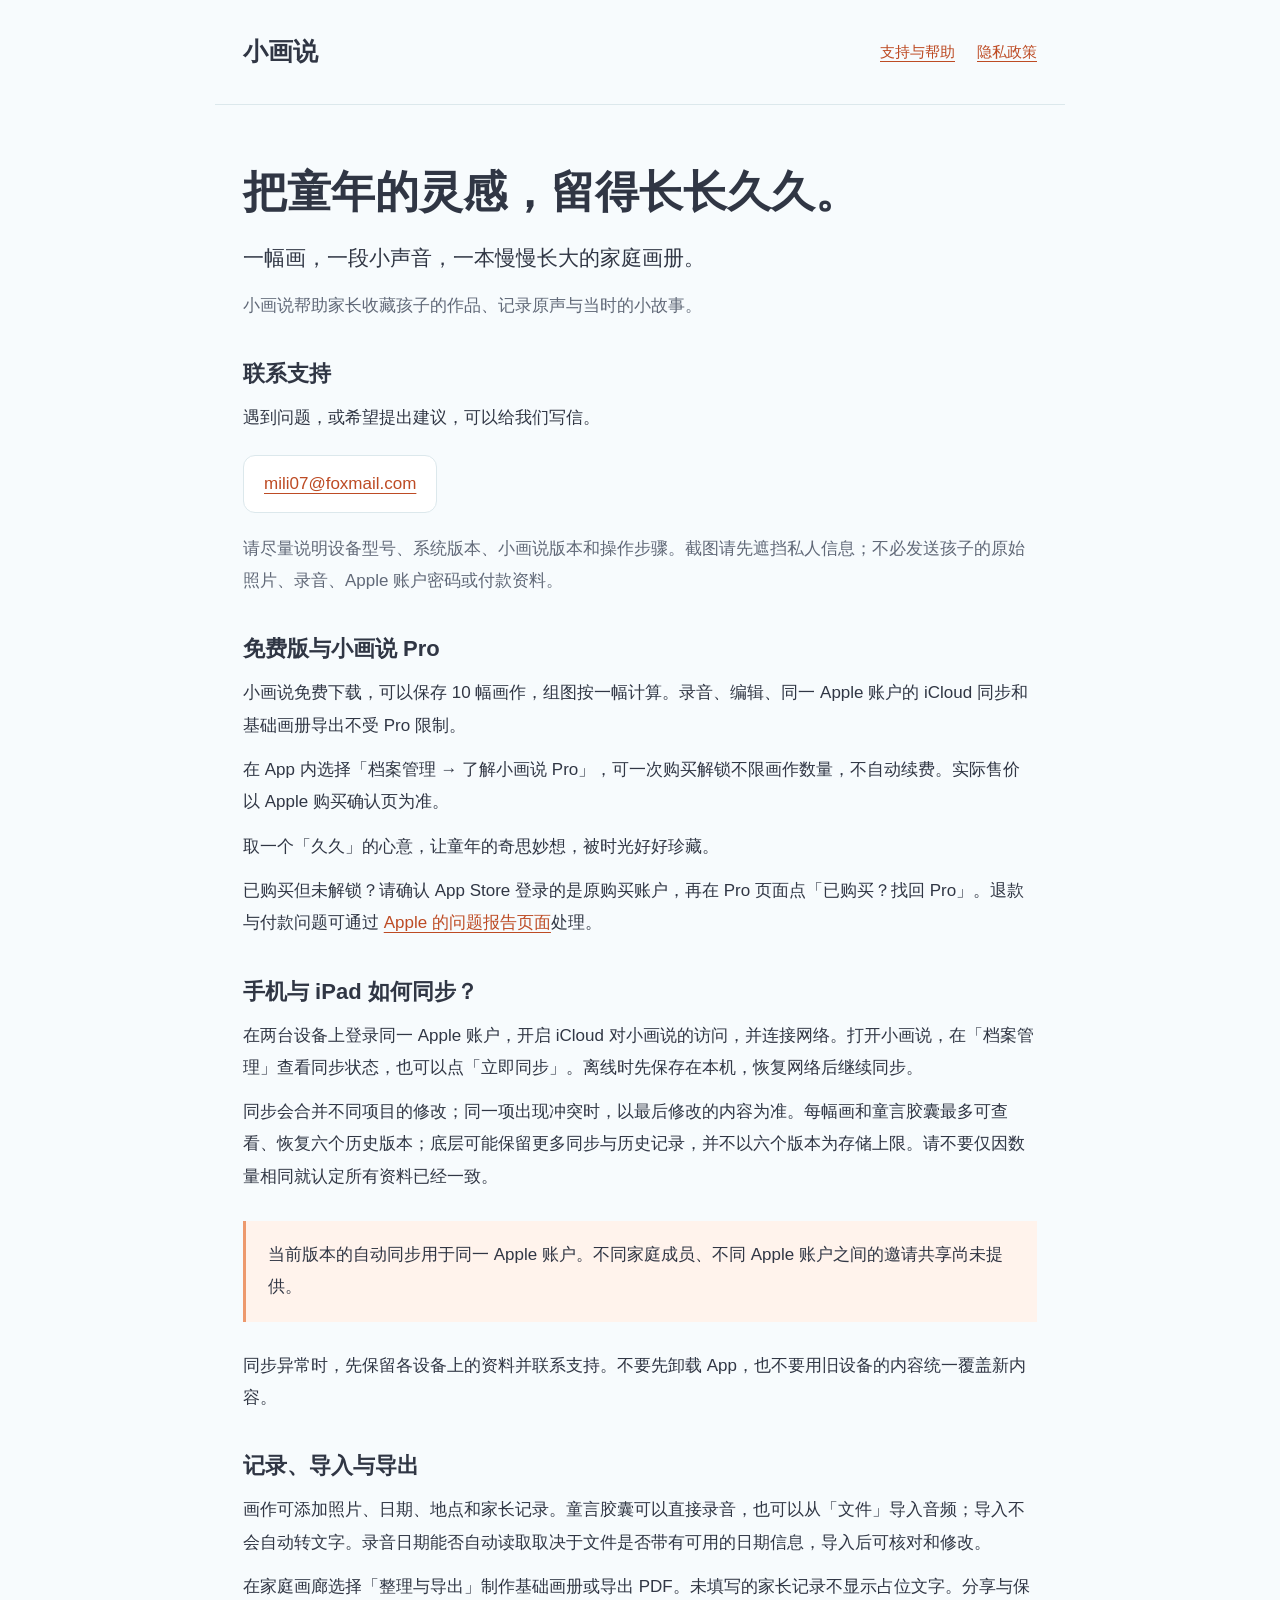
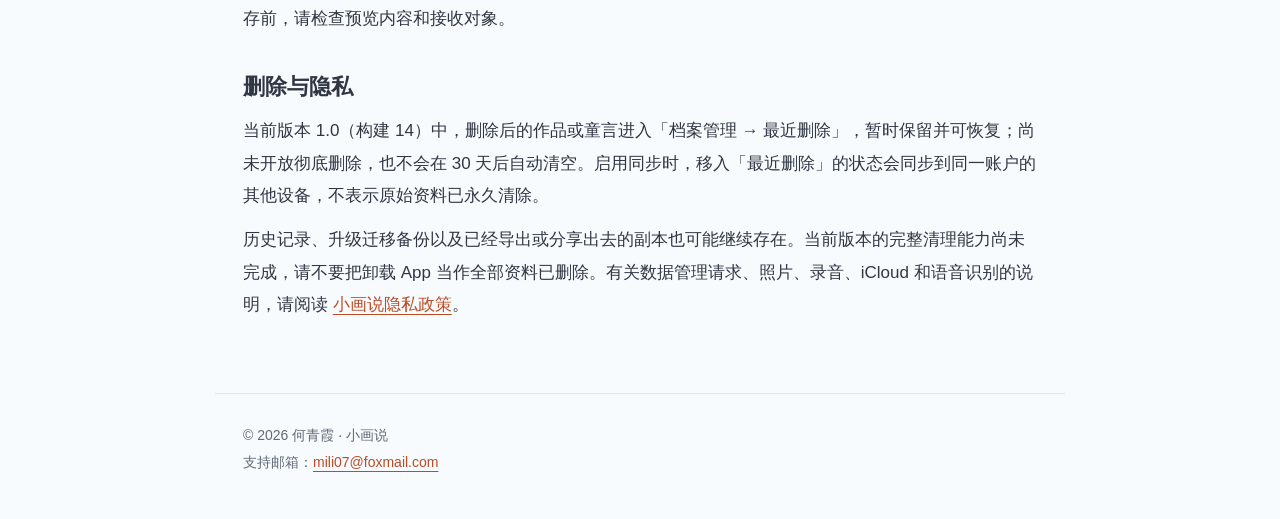
<file: index.html>
<!doctype html>
<html lang="zh-CN"><head><meta charset="utf-8"><meta name="viewport" content="width=device-width, initial-scale=1"><meta name="description" content="小画说支持：保存孩子的画与原声，了解 iCloud 同步、画册导出和 Pro 权益。"><title>小画说 · 支持与帮助</title><link rel="stylesheet" href="styles.css"></head><body>
<header><a href="./">小画说</a><nav aria-label="主导航"><a href="./">支持与帮助</a><a href="privacy.html">隐私政策</a></nav></header>
<main><h1>把童年的灵感，留得长长久久。</h1><p class="intro">一幅画，一段小声音，一本慢慢长大的家庭画册。</p><p class="muted">小画说帮助家长收藏孩子的作品、记录原声与当时的小故事。</p>
<section><h2>联系支持</h2><p>遇到问题，或希望提出建议，可以给我们写信。</p><a class="contact" href="mailto:mili07@foxmail.com">mili07@foxmail.com</a><p class="muted">请尽量说明设备型号、系统版本、小画说版本和操作步骤。截图请先遮挡私人信息；不必发送孩子的原始照片、录音、Apple 账户密码或付款资料。</p></section>
<section><h2>免费版与小画说 Pro</h2><p>小画说免费下载，可以保存 10 幅画作，组图按一幅计算。录音、编辑、同一 Apple 账户的 iCloud 同步和基础画册导出不受 Pro 限制。</p><p>在 App 内选择「档案管理 → 了解小画说 Pro」，可一次购买解锁不限画作数量，不自动续费。实际售价以 Apple 购买确认页为准。</p><p>取一个「久久」的心意，让童年的奇思妙想，被时光好好珍藏。</p><p>已购买但未解锁？请确认 App Store 登录的是原购买账户，再在 Pro 页面点「已购买？找回 Pro」。退款与付款问题可通过 <a href="https://reportaproblem.apple.com/">Apple 的问题报告页面</a>处理。</p></section>
<section><h2>手机与 iPad 如何同步？</h2><p>在两台设备上登录同一 Apple 账户，开启 iCloud 对小画说的访问，并连接网络。打开小画说，在「档案管理」查看同步状态，也可以点「立即同步」。离线时先保存在本机，恢复网络后继续同步。</p><p>同步会合并不同项目的修改；同一项出现冲突时，以最后修改的内容为准。每幅画和童言胶囊最多可查看、恢复六个历史版本；底层可能保留更多同步与历史记录，并不以六个版本为存储上限。请不要仅因数量相同就认定所有资料已经一致。</p><div class="note">当前版本的自动同步用于同一 Apple 账户。不同家庭成员、不同 Apple 账户之间的邀请共享尚未提供。</div><p>同步异常时，先保留各设备上的资料并联系支持。不要先卸载 App，也不要用旧设备的内容统一覆盖新内容。</p></section>
<section><h2>记录、导入与导出</h2><p>画作可添加照片、日期、地点和家长记录。童言胶囊可以直接录音，也可以从「文件」导入音频；导入不会自动转文字。录音日期能否自动读取取决于文件是否带有可用的日期信息，导入后可核对和修改。</p><p>在家庭画廊选择「整理与导出」制作基础画册或导出 PDF。未填写的家长记录不显示占位文字。分享与保存前，请检查预览内容和接收对象。</p></section>
<section><h2>删除与隐私</h2><p>当前版本 1.0（构建 14）中，删除后的作品或童言进入「档案管理 → 最近删除」，暂时保留并可恢复；尚未开放彻底删除，也不会在 30 天后自动清空。启用同步时，移入「最近删除」的状态会同步到同一账户的其他设备，不表示原始资料已永久清除。</p><p>历史记录、升级迁移备份以及已经导出或分享出去的副本也可能继续存在。当前版本的完整清理能力尚未完成，请不要把卸载 App 当作全部资料已删除。有关数据管理请求、照片、录音、iCloud 和语音识别的说明，请阅读 <a href="privacy.html">小画说隐私政策</a>。</p></section>
</main><footer>© 2026 何青霞 · 小画说<br>支持邮箱：<a href="mailto:mili07@foxmail.com">mili07@foxmail.com</a></footer></body></html>
</file>
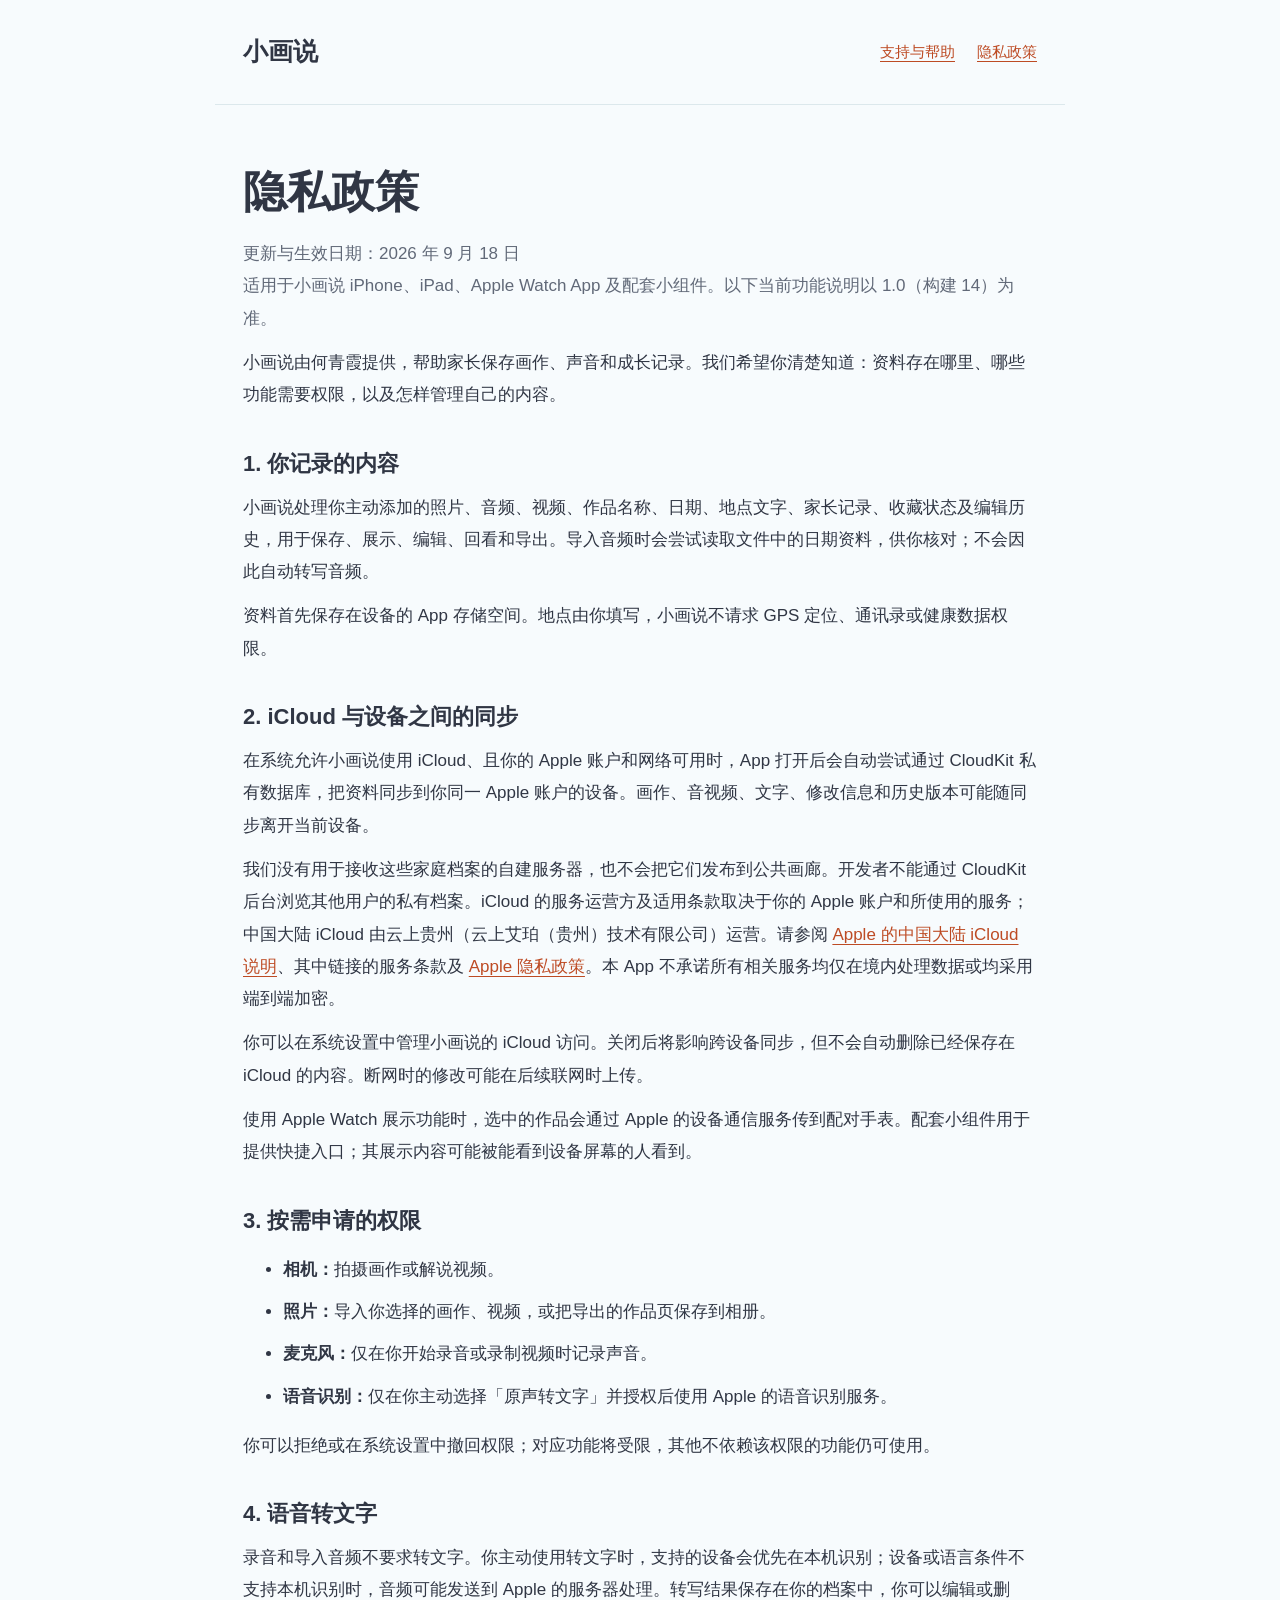
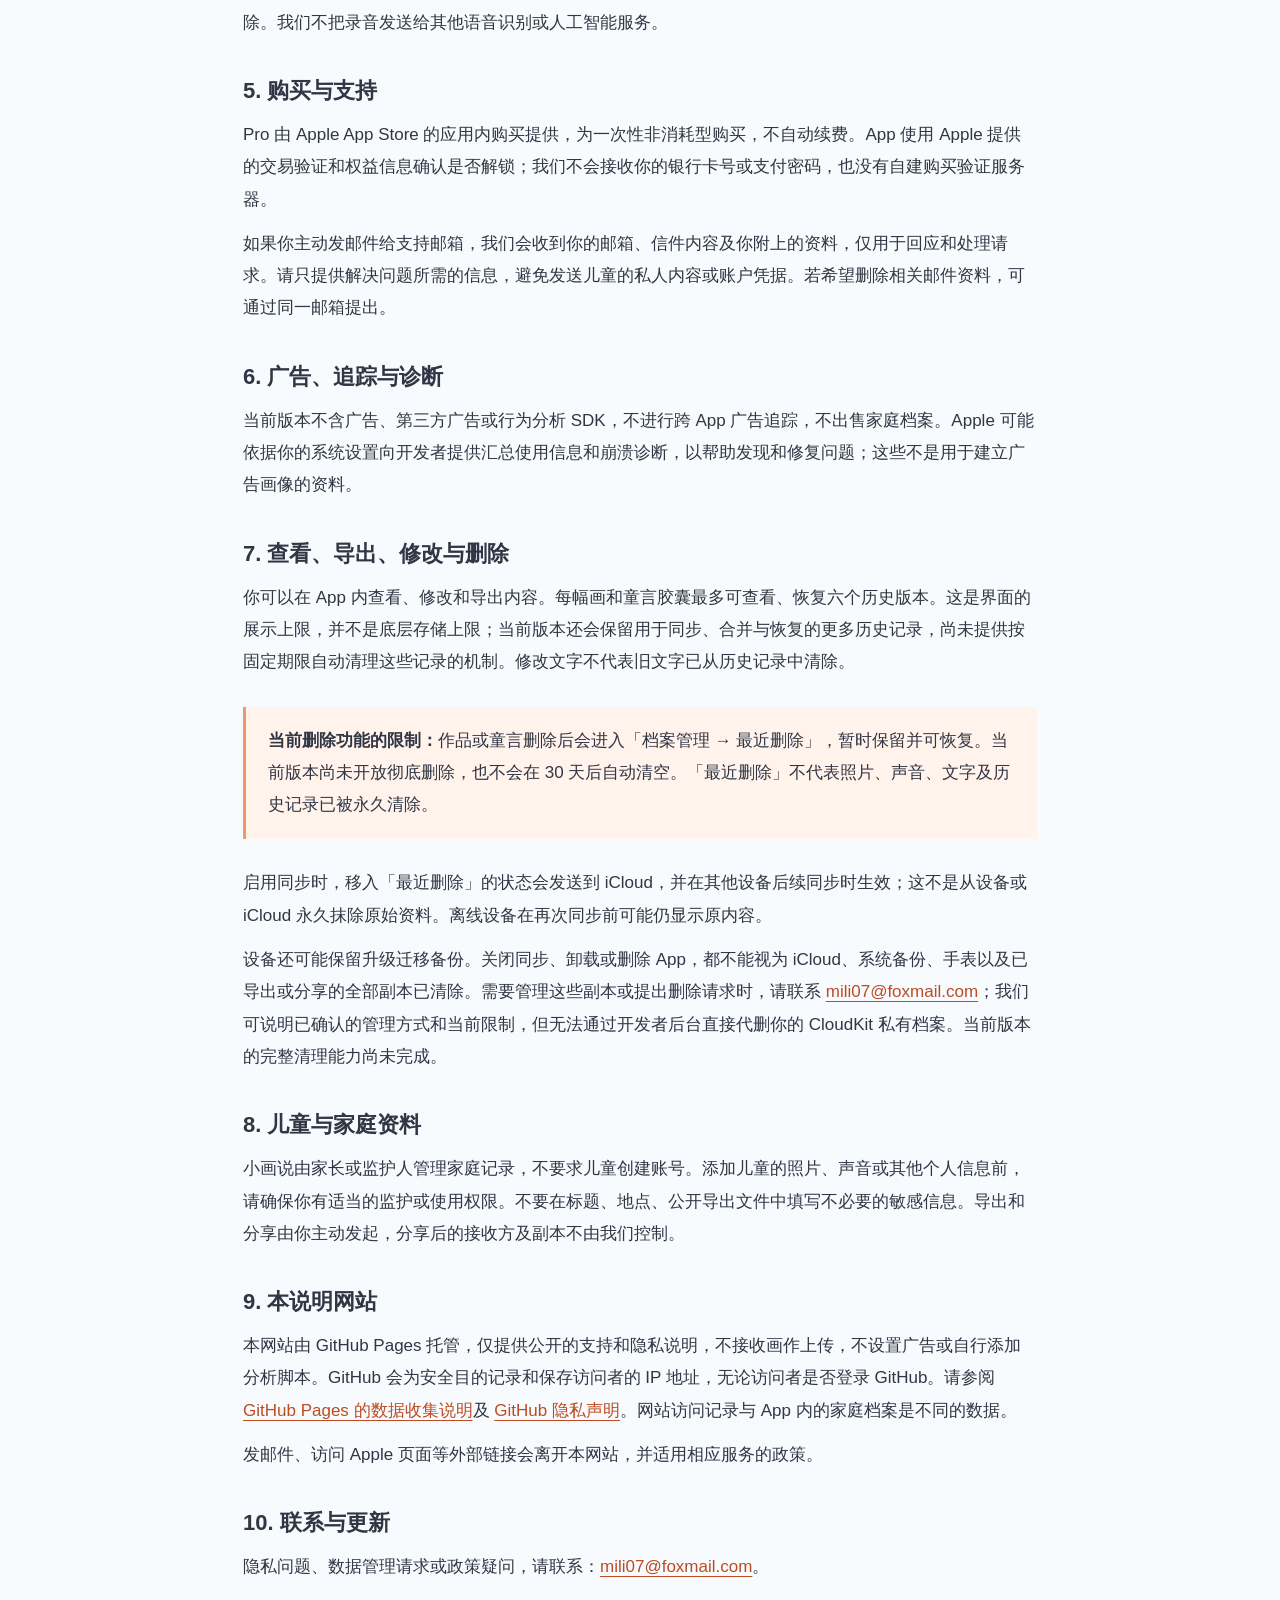
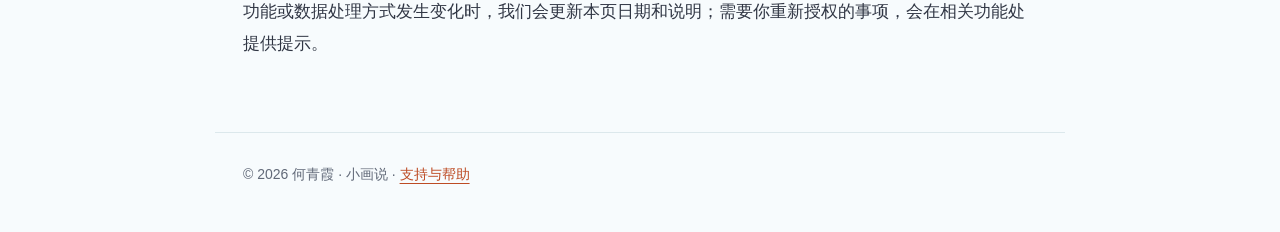
<file: privacy.html>
<!doctype html>
<html lang="zh-CN"><head><meta charset="utf-8"><meta name="viewport" content="width=device-width, initial-scale=1"><meta name="description" content="小画说隐私政策：了解本机存储、iCloud 私有同步、可选权限、语音识别与资料管理。"><title>隐私政策 · 小画说</title><link rel="stylesheet" href="styles.css"></head><body>
<header><a href="./">小画说</a><nav aria-label="主导航"><a href="./">支持与帮助</a><a href="privacy.html" aria-current="page">隐私政策</a></nav></header>
<main><h1>隐私政策</h1><p class="muted">更新与生效日期：2026 年 9 月 18 日<br>适用于小画说 iPhone、iPad、Apple Watch App 及配套小组件。以下当前功能说明以 1.0（构建 14）为准。</p>
<p>小画说由何青霞提供，帮助家长保存画作、声音和成长记录。我们希望你清楚知道：资料存在哪里、哪些功能需要权限，以及怎样管理自己的内容。</p>
<section><h2>1. 你记录的内容</h2><p>小画说处理你主动添加的照片、音频、视频、作品名称、日期、地点文字、家长记录、收藏状态及编辑历史，用于保存、展示、编辑、回看和导出。导入音频时会尝试读取文件中的日期资料，供你核对；不会因此自动转写音频。</p><p>资料首先保存在设备的 App 存储空间。地点由你填写，小画说不请求 GPS 定位、通讯录或健康数据权限。</p></section>
<section><h2>2. iCloud 与设备之间的同步</h2><p>在系统允许小画说使用 iCloud、且你的 Apple 账户和网络可用时，App 打开后会自动尝试通过 CloudKit 私有数据库，把资料同步到你同一 Apple 账户的设备。画作、音视频、文字、修改信息和历史版本可能随同步离开当前设备。</p><p>我们没有用于接收这些家庭档案的自建服务器，也不会把它们发布到公共画廊。开发者不能通过 CloudKit 后台浏览其他用户的私有档案。iCloud 的服务运营方及适用条款取决于你的 Apple 账户和所使用的服务；中国大陆 iCloud 由云上贵州（云上艾珀（贵州）技术有限公司）运营。请参阅 <a href="https://support.apple.com/zh-cn/111754">Apple 的中国大陆 iCloud 说明</a>、其中链接的服务条款及 <a href="https://www.apple.com/legal/privacy/">Apple 隐私政策</a>。本 App 不承诺所有相关服务均仅在境内处理数据或均采用端到端加密。</p><p>你可以在系统设置中管理小画说的 iCloud 访问。关闭后将影响跨设备同步，但不会自动删除已经保存在 iCloud 的内容。断网时的修改可能在后续联网时上传。</p><p>使用 Apple Watch 展示功能时，选中的作品会通过 Apple 的设备通信服务传到配对手表。配套小组件用于提供快捷入口；其展示内容可能被能看到设备屏幕的人看到。</p></section>
<section><h2>3. 按需申请的权限</h2><ul><li><strong>相机：</strong>拍摄画作或解说视频。</li><li><strong>照片：</strong>导入你选择的画作、视频，或把导出的作品页保存到相册。</li><li><strong>麦克风：</strong>仅在你开始录音或录制视频时记录声音。</li><li><strong>语音识别：</strong>仅在你主动选择「原声转文字」并授权后使用 Apple 的语音识别服务。</li></ul><p>你可以拒绝或在系统设置中撤回权限；对应功能将受限，其他不依赖该权限的功能仍可使用。</p></section>
<section><h2>4. 语音转文字</h2><p>录音和导入音频不要求转文字。你主动使用转文字时，支持的设备会优先在本机识别；设备或语言条件不支持本机识别时，音频可能发送到 Apple 的服务器处理。转写结果保存在你的档案中，你可以编辑或删除。我们不把录音发送给其他语音识别或人工智能服务。</p></section>
<section><h2>5. 购买与支持</h2><p>Pro 由 Apple App Store 的应用内购买提供，为一次性非消耗型购买，不自动续费。App 使用 Apple 提供的交易验证和权益信息确认是否解锁；我们不会接收你的银行卡号或支付密码，也没有自建购买验证服务器。</p><p>如果你主动发邮件给支持邮箱，我们会收到你的邮箱、信件内容及你附上的资料，仅用于回应和处理请求。请只提供解决问题所需的信息，避免发送儿童的私人内容或账户凭据。若希望删除相关邮件资料，可通过同一邮箱提出。</p></section>
<section><h2>6. 广告、追踪与诊断</h2><p>当前版本不含广告、第三方广告或行为分析 SDK，不进行跨 App 广告追踪，不出售家庭档案。Apple 可能依据你的系统设置向开发者提供汇总使用信息和崩溃诊断，以帮助发现和修复问题；这些不是用于建立广告画像的资料。</p></section>
<section><h2>7. 查看、导出、修改与删除</h2><p>你可以在 App 内查看、修改和导出内容。每幅画和童言胶囊最多可查看、恢复六个历史版本。这是界面的展示上限，并不是底层存储上限；当前版本还会保留用于同步、合并与恢复的更多历史记录，尚未提供按固定期限自动清理这些记录的机制。修改文字不代表旧文字已从历史记录中清除。</p><div class="note"><strong>当前删除功能的限制：</strong>作品或童言删除后会进入「档案管理 → 最近删除」，暂时保留并可恢复。当前版本尚未开放彻底删除，也不会在 30 天后自动清空。「最近删除」不代表照片、声音、文字及历史记录已被永久清除。</div><p>启用同步时，移入「最近删除」的状态会发送到 iCloud，并在其他设备后续同步时生效；这不是从设备或 iCloud 永久抹除原始资料。离线设备在再次同步前可能仍显示原内容。</p><p>设备还可能保留升级迁移备份。关闭同步、卸载或删除 App，都不能视为 iCloud、系统备份、手表以及已导出或分享的全部副本已清除。需要管理这些副本或提出删除请求时，请联系 <a href="mailto:mili07@foxmail.com">mili07@foxmail.com</a>；我们可说明已确认的管理方式和当前限制，但无法通过开发者后台直接代删你的 CloudKit 私有档案。当前版本的完整清理能力尚未完成。</p></section>
<section><h2>8. 儿童与家庭资料</h2><p>小画说由家长或监护人管理家庭记录，不要求儿童创建账号。添加儿童的照片、声音或其他个人信息前，请确保你有适当的监护或使用权限。不要在标题、地点、公开导出文件中填写不必要的敏感信息。导出和分享由你主动发起，分享后的接收方及副本不由我们控制。</p></section>
<section><h2>9. 本说明网站</h2><p>本网站由 GitHub Pages 托管，仅提供公开的支持和隐私说明，不接收画作上传，不设置广告或自行添加分析脚本。GitHub 会为安全目的记录和保存访问者的 IP 地址，无论访问者是否登录 GitHub。请参阅 <a href="https://docs.github.com/en/pages/getting-started-with-github-pages/what-is-github-pages#data-collection">GitHub Pages 的数据收集说明</a>及 <a href="https://docs.github.com/en/site-policy/privacy-policies/github-general-privacy-statement">GitHub 隐私声明</a>。网站访问记录与 App 内的家庭档案是不同的数据。</p><p>发邮件、访问 Apple 页面等外部链接会离开本网站，并适用相应服务的政策。</p></section>
<section><h2>10. 联系与更新</h2><p>隐私问题、数据管理请求或政策疑问，请联系：<a href="mailto:mili07@foxmail.com">mili07@foxmail.com</a>。</p><p>功能或数据处理方式发生变化时，我们会更新本页日期和说明；需要你重新授权的事项，会在相关功能处提供提示。</p></section>
</main><footer>© 2026 何青霞 · 小画说 · <a href="./">支持与帮助</a></footer></body></html>
</file>
<file: styles.css>
:root{color-scheme:light;--ink:#303644;--muted:#616978;--paper:#f7fbfd;--line:#dce8ec;--orange:#bd4b24}*{box-sizing:border-box}body{margin:0;background:var(--paper);color:var(--ink);font-family:-apple-system,BlinkMacSystemFont,"PingFang SC","Microsoft YaHei",sans-serif;font-size:17px;line-height:1.9}a{color:var(--orange);text-underline-offset:4px}a:focus-visible{outline:3px solid #55acd0;outline-offset:5px}header,main,footer{max-width:850px;margin:auto;padding:28px}header{display:flex;align-items:center;justify-content:space-between;border-bottom:1px solid var(--line);gap:20px}header>a{font-size:25px;font-weight:800;color:var(--ink);text-decoration:none}nav{display:flex;gap:22px;font-size:15px}h1{font-size:clamp(30px,6vw,44px);line-height:1.4;margin:28px 0 16px}h2{font-size:22px;line-height:1.5;margin:35px 0 12px}p{margin:12px 0}small,.muted{color:var(--muted)}.intro{font-size:21px}.note{background:#fff3ec;border-left:3px solid #ed996d;padding:18px 22px;margin:28px 0}.contact{display:inline-block;background:white;border:1px solid var(--line);border-radius:12px;padding:12px 20px;margin:8px 0}section{scroll-margin-top:24px}li{margin-bottom:10px}footer{font-size:14px;color:var(--muted);border-top:1px solid var(--line);margin-top:32px;padding-bottom:44px}@media(max-width:500px){header,main,footer{padding:22px}header{align-items:flex-start}nav{gap:14px}body{font-size:16px}}
</file>
